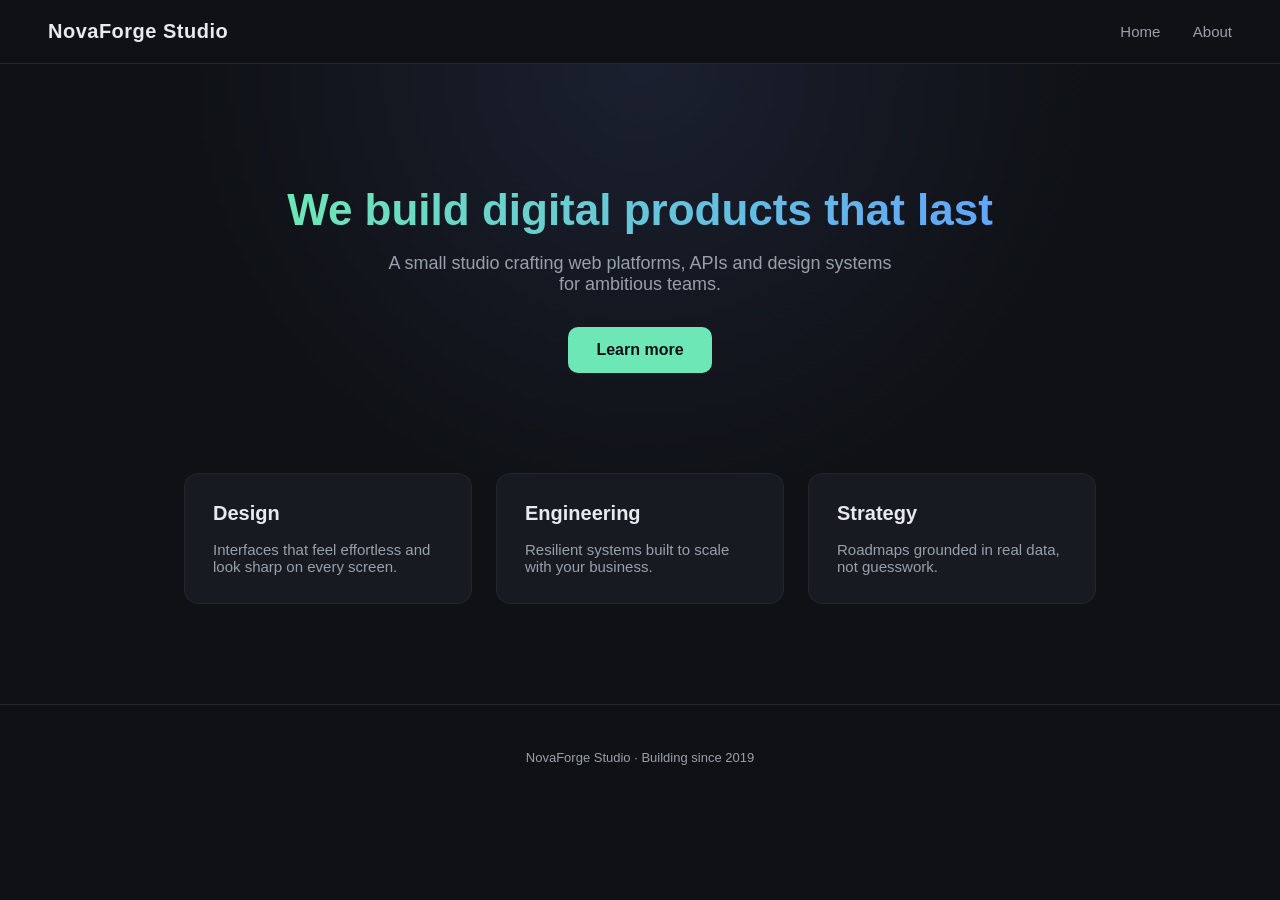
<file: app/index.html>
<!DOCTYPE html>
<html lang="en">
<head>
<meta charset="UTF-8">
<meta name="viewport" content="width=device-width, initial-scale=1">
<title>NovaForge Studio</title>
<link rel="stylesheet" href="style.css">
</head>
<body>
<nav class="navbar">
<div class="brand">NovaForge Studio</div>
<div class="links">
<a href="index.html">Home</a>
<a href="about.html">About</a>
</div>
</nav>
<header class="hero">
<h1>We build digital products that last</h1>
<p>A small studio crafting web platforms, APIs and design systems for ambitious teams.</p>
<a class="cta" href="about.html">Learn more</a>
</header>
<section class="features">
<div class="card">
<h2>Design</h2>
<p>Interfaces that feel effortless and look sharp on every screen.</p>
</div>
<div class="card">
<h2>Engineering</h2>
<p>Resilient systems built to scale with your business.</p>
</div>
<div class="card">
<h2>Strategy</h2>
<p>Roadmaps grounded in real data, not guesswork.</p>
</div>
</section>
<footer>
<p>NovaForge Studio &middot; Building since 2019</p>
</footer>
</body>
</html>
</file>
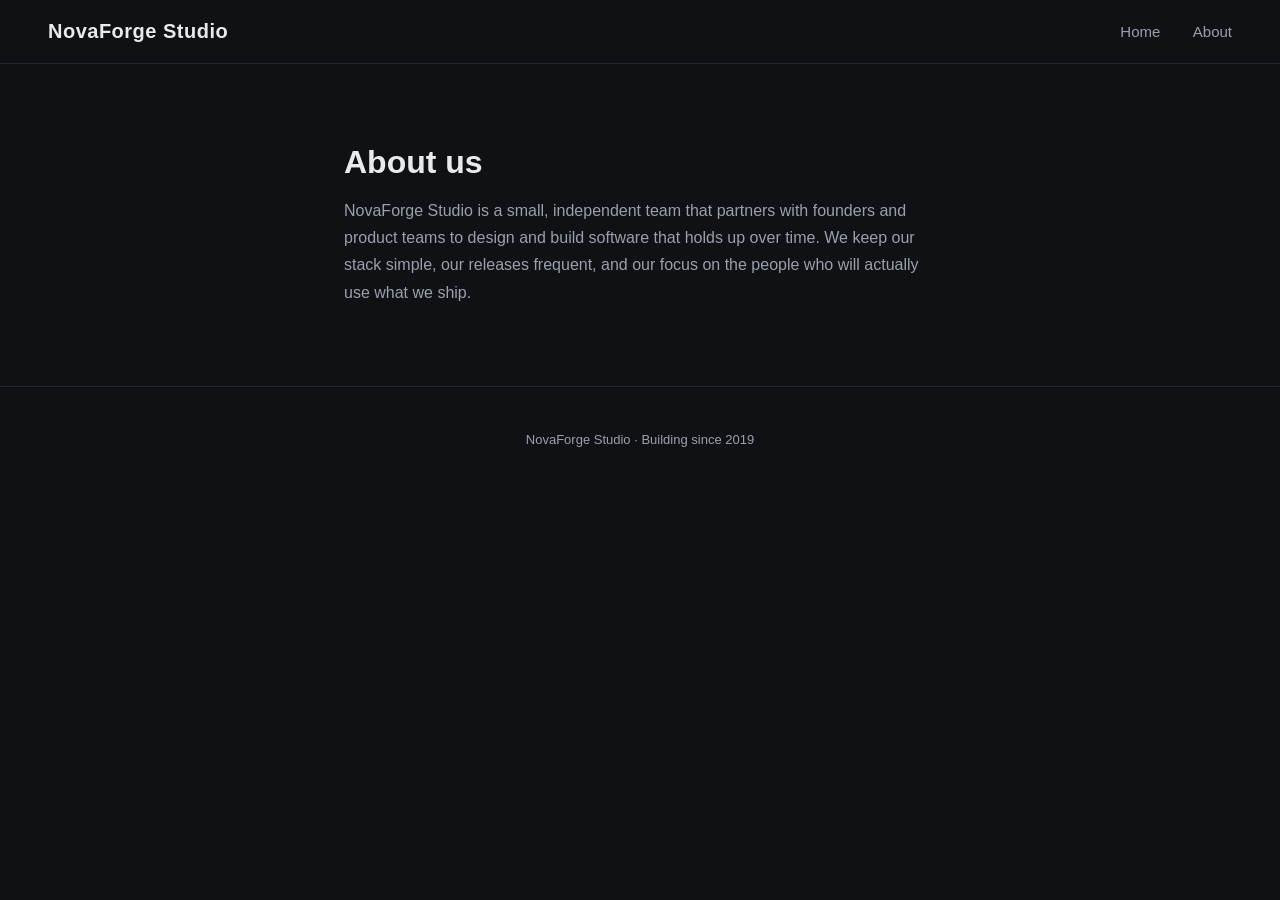
<file: app/about.html>
<!DOCTYPE html>
<html lang="en">
<head>
<meta charset="UTF-8">
<meta name="viewport" content="width=device-width, initial-scale=1">
<title>About - NovaForge Studio</title>
<link rel="stylesheet" href="style.css">
</head>
<body>
<nav class="navbar">
<div class="brand">NovaForge Studio</div>
<div class="links">
<a href="index.html">Home</a>
<a href="about.html">About</a>
</div>
</nav>
<main class="container">
<h1>About us</h1>
<p class="about-body">
NovaForge Studio is a small, independent team that partners with founders
and product teams to design and build software that holds up over time.
We keep our stack simple, our releases frequent, and our focus on the
people who will actually use what we ship.
</p>
</main>
<footer>
<p>NovaForge Studio &middot; Building since 2019</p>
</footer>
</body>
</html>
</file>
<file: app/style.css>
:root {
    --bg: #0f1115;
    --surface: #171a21;
    --text: #e8eaed;
    --muted: #9aa0ab;
    --accent: #6ee7b7;
    --accent-2: #60a5fa;
}

* {
    box-sizing: border-box;
}

body {
    margin: 0;
    font-family: -apple-system, "Segoe UI", Roboto, Helvetica, Arial, sans-serif;
    background: var(--bg);
    color: var(--text);
}

.navbar {
    display: flex;
    justify-content: space-between;
    align-items: center;
    padding: 20px 48px;
    border-bottom: 1px solid #22262f;
}

.brand {
    font-weight: 700;
    font-size: 20px;
    letter-spacing: 0.5px;
}

.links a {
    color: var(--muted);
    text-decoration: none;
    margin-left: 28px;
    font-size: 15px;
    transition: color 0.15s ease;
}

.links a:hover {
    color: var(--text);
}

.hero {
    text-align: center;
    padding: 120px 24px 100px;
    background: radial-gradient(circle at 50% 0%, #1b2030 0%, var(--bg) 60%);
}

.hero h1 {
    font-size: 44px;
    max-width: 720px;
    margin: 0 auto 16px;
    line-height: 1.2;
    background: linear-gradient(90deg, var(--accent), var(--accent-2));
    -webkit-background-clip: text;
    background-clip: text;
    color: transparent;
}

.hero p {
    color: var(--muted);
    font-size: 18px;
    max-width: 520px;
    margin: 0 auto 32px;
}

.cta {
    display: inline-block;
    padding: 14px 28px;
    border-radius: 10px;
    background: var(--accent);
    color: #0f1115;
    font-weight: 600;
    text-decoration: none;
    transition: transform 0.15s ease;
}

.cta:hover {
    transform: translateY(-2px);
}

.features {
    display: grid;
    grid-template-columns: repeat(auto-fit, minmax(220px, 1fr));
    gap: 24px;
    max-width: 960px;
    margin: 0 auto 100px;
    padding: 0 24px;
}

.card {
    background: var(--surface);
    border: 1px solid #22262f;
    border-radius: 14px;
    padding: 28px;
}

.card h2 {
    margin-top: 0;
    font-size: 20px;
}

.card p {
    color: var(--muted);
    font-size: 15px;
    margin-bottom: 0;
}

.container {
    max-width: 640px;
    margin: 80px auto;
    padding: 0 24px;
}

.container h1 {
    font-size: 32px;
    margin-bottom: 8px;
}

.container p {
    color: var(--muted);
    margin-bottom: 32px;
}

.about-body {
    color: var(--muted);
    line-height: 1.7;
    font-size: 16px;
}

footer {
    text-align: center;
    padding: 32px;
    color: var(--muted);
    font-size: 13px;
    border-top: 1px solid #22262f;
}
</file>
